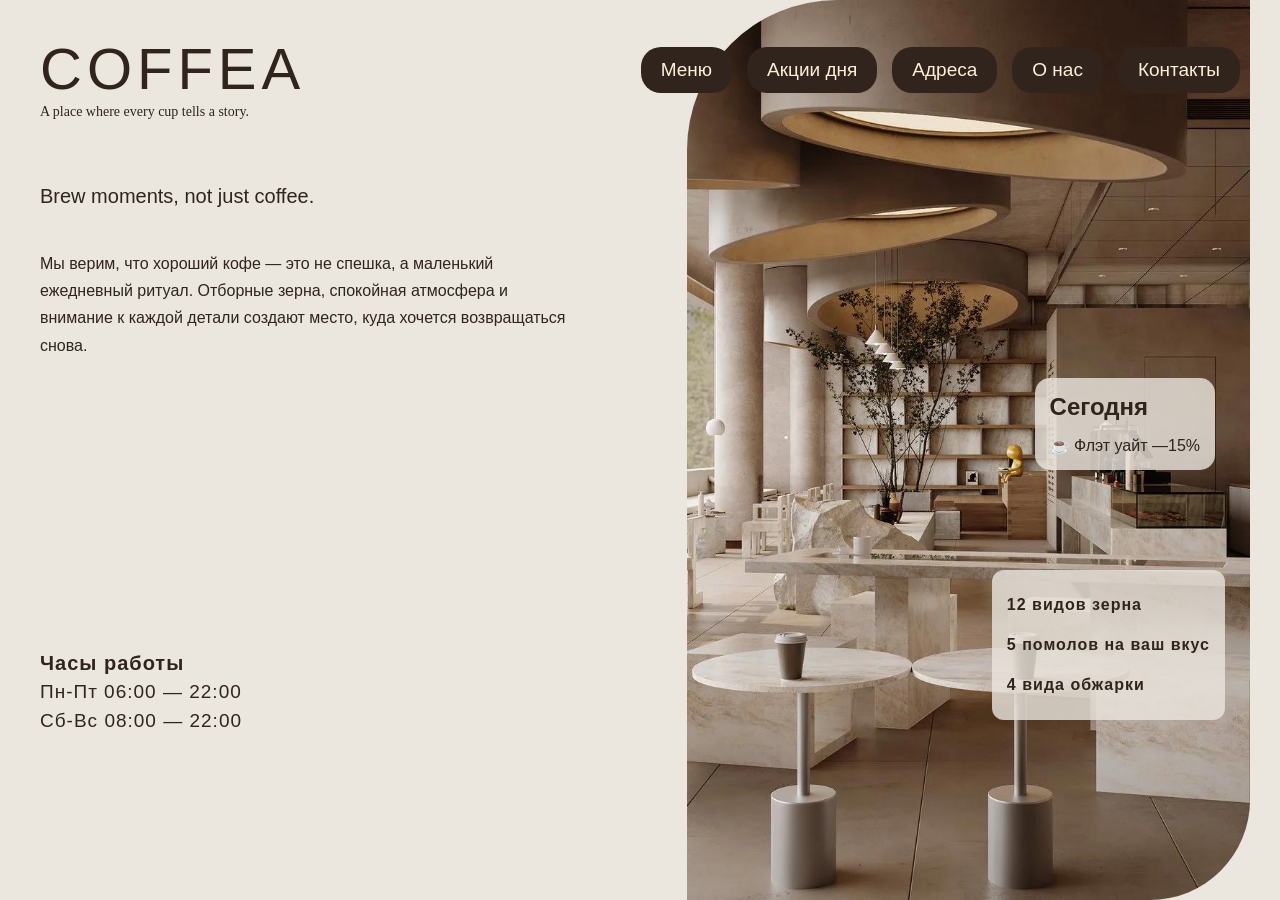
<file: index.html>
<!DOCTYPE html>
<html lang="ru">
<head>
    <meta charset="UTF-8">
    <meta name="viewport" content="width=device-width, initial-scale=1.0">
    <title>COFFEA — A place where every cup tells a story</title>
    <link rel="stylesheet" href="css/style.css">
</head>
<body>

    <main class="hero">

        <header class="header">
            <div class="logo">
                <span>COFFEA</span>
                <p>A place where every cup tells a story.</p>
            </div>

            <nav class="navigation">
                <a href="menu/menu.html">Меню</a>
                <a href="offers/offers.html">Акции дня</a>
                <a href="locations/locations.html">Адреса</a>
                <a href="about/about.html">О нас</a>
                <a href="contacts/contacts.html">Контакты</a>
            </nav>
        </header>

        <section class="content">

            <div class="description">
                <h1>Brew moments, not just coffee.</h1>

                <p>
                    Мы верим, что хороший кофе — это не спешка,
                    а маленький ежедневный ритуал.
                    Отборные зерна, спокойная атмосфера и
                    внимание к каждой детали создают место,
                    куда хочется возвращаться снова.
                </p>
            </div>

            <div class="opening-hours">
                <h2>Часы работы</h2>
                <p>Пн-Пт 06:00 — 22:00</p>
                <p>Сб-Вс 08:00 — 22:00</p>
            </div>

        </section>

        <section class="visual">
            <img src="images/cafe.jpeg" alt="Интерьер кофейни COFFEA">

            <div class="daily-offer">
                <h2>Сегодня</h2>
                <p>☕ Флэт уайт —15%</p>
            </div>

            <div class="coffee-info">
                <p>12 видов зерна</p>
                <p>5 помолов на ваш вкус</p>
                <p>4 вида обжарки</p>
            </div>
        </section>

    </main>

</body>
</html>
</file>
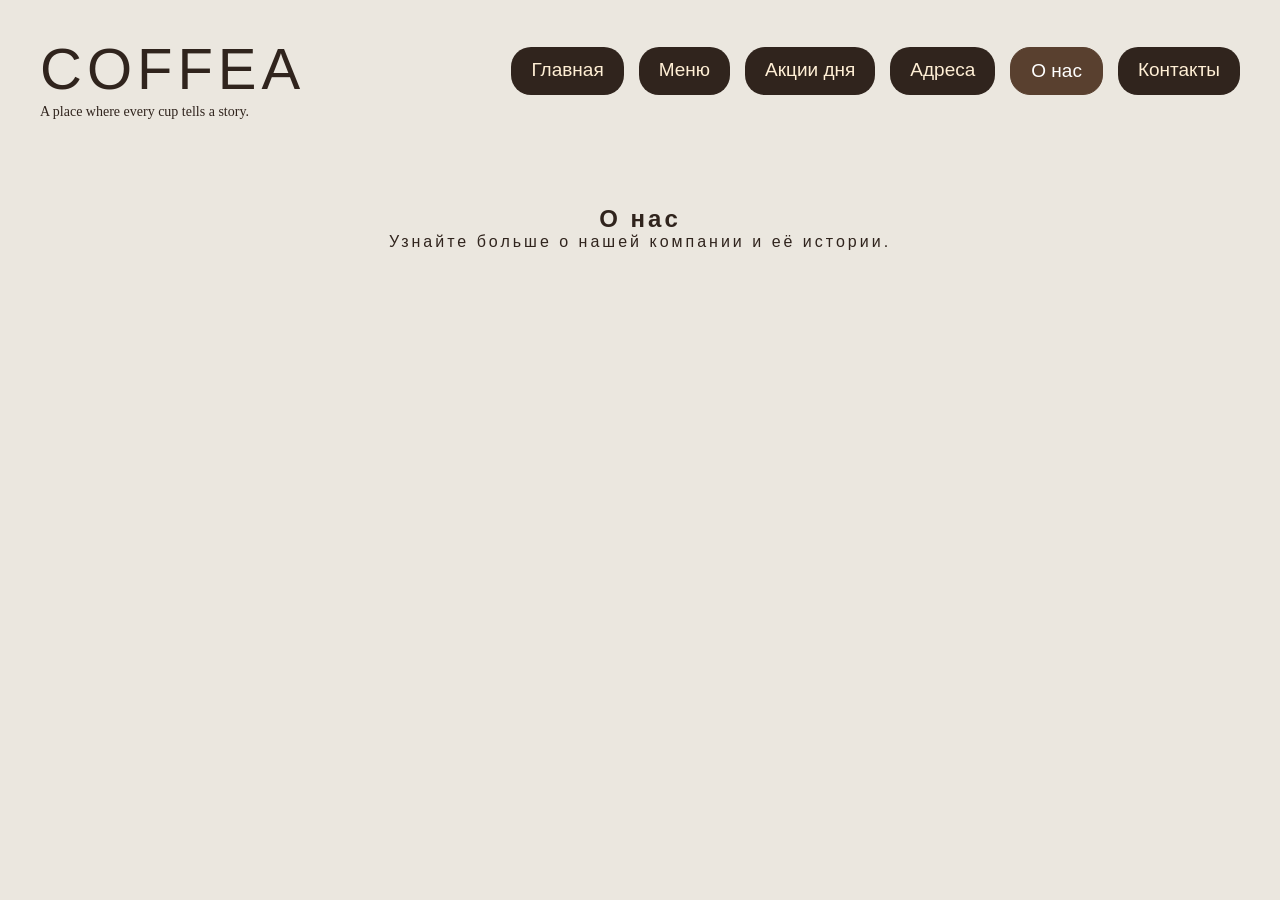
<file: about/about.html>
<!DOCTYPE html>
<html lang="ru">
<head>
    <meta charset="UTF-8">
    <meta name="viewport" content="width=device-width, initial-scale=1.0">
    <title>Адреса — COFFEA</title>
    <link rel="stylesheet" href="about-style.css">
</head>
<body>  
    
    <main class="locations">

        <header class="header">
            <div class="logo">
                <span>COFFEA</span>
                <p>A place where every cup tells a story.</p>
            </div>

            <nav class="navigation">
                <a href="../index.html">Главная</a>
                <a href="../menu/menu.html">Меню</a>
                <a href="../offers/offers.html">Акции дня</a>
                <a href="../locations/locations.html">Адреса</a>
                <a href="about.html" class="active">О нас</a>
                <a href="../contacts/contacts.html">Контакты</a>
            </nav>
        </header>

        <section class="about-content">
            <h1>О нас</h1>
            <p>Узнайте больше о нашей компании и её истории.</p>
        </section>

    </main>
</body>
</file>
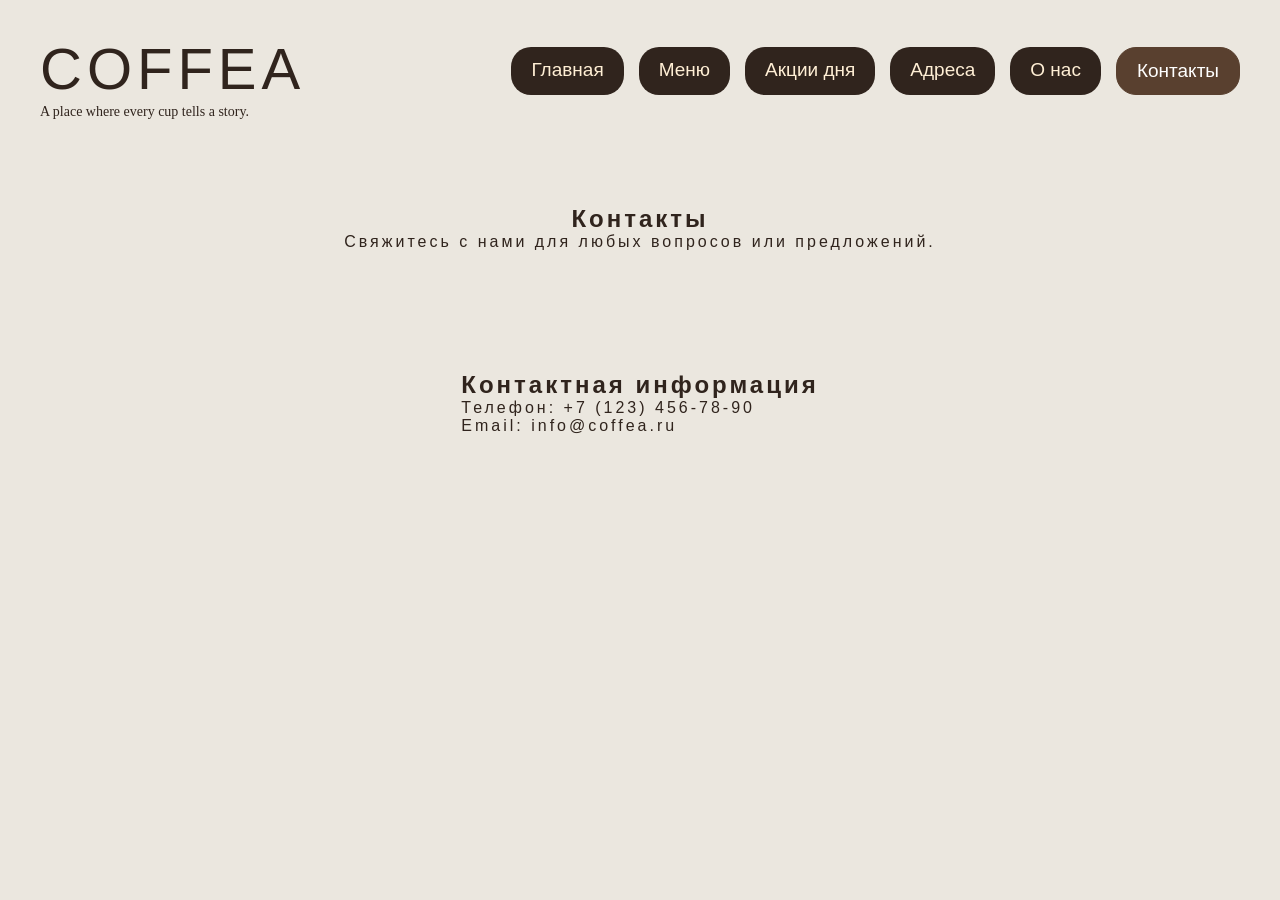
<file: contacts/contacts.html>
<!DOCTYPE html>
<html lang="ru">
<head>
    <meta charset="UTF-8">
    <meta name="viewport" content="width=device-width, initial-scale=1.0">
    <title>Адреса — COFFEA</title>
    <link rel="stylesheet" href="contacts-style.css">
</head>
    <body>
            <main class="contacts">
                <header class="header">
                    <div class="logo">
                        <span>COFFEA</span>
                        <p>A place where every cup tells a story.</p>
                    </div>

                    <nav class="navigation">
                        <a href="../index.html">Главная</a>
                        <a href="../menu/menu.html">Меню</a>
                        <a href="../offers/offers.html">Акции дня</a>
                        <a href="../locations/locations.html">Адреса</a>
                        <a href="../about/about.html">О нас</a>
                        <a href="contacts.html" class="active">Контакты</a>
                    </nav>
                </header>
                <section class="contacts-content">
                    <h1>Контакты</h1>
                    <p>Свяжитесь с нами для любых вопросов или предложений.</p>
                </section>
            </main>
    </body>
</html> 
            <div class="contact-info">
                <h2>Контактная информация</h2>
                <p>Телефон: +7 (123) 456-78-90</p>
                <p>Email: info@coffea.ru</p>
            </div>
</file>
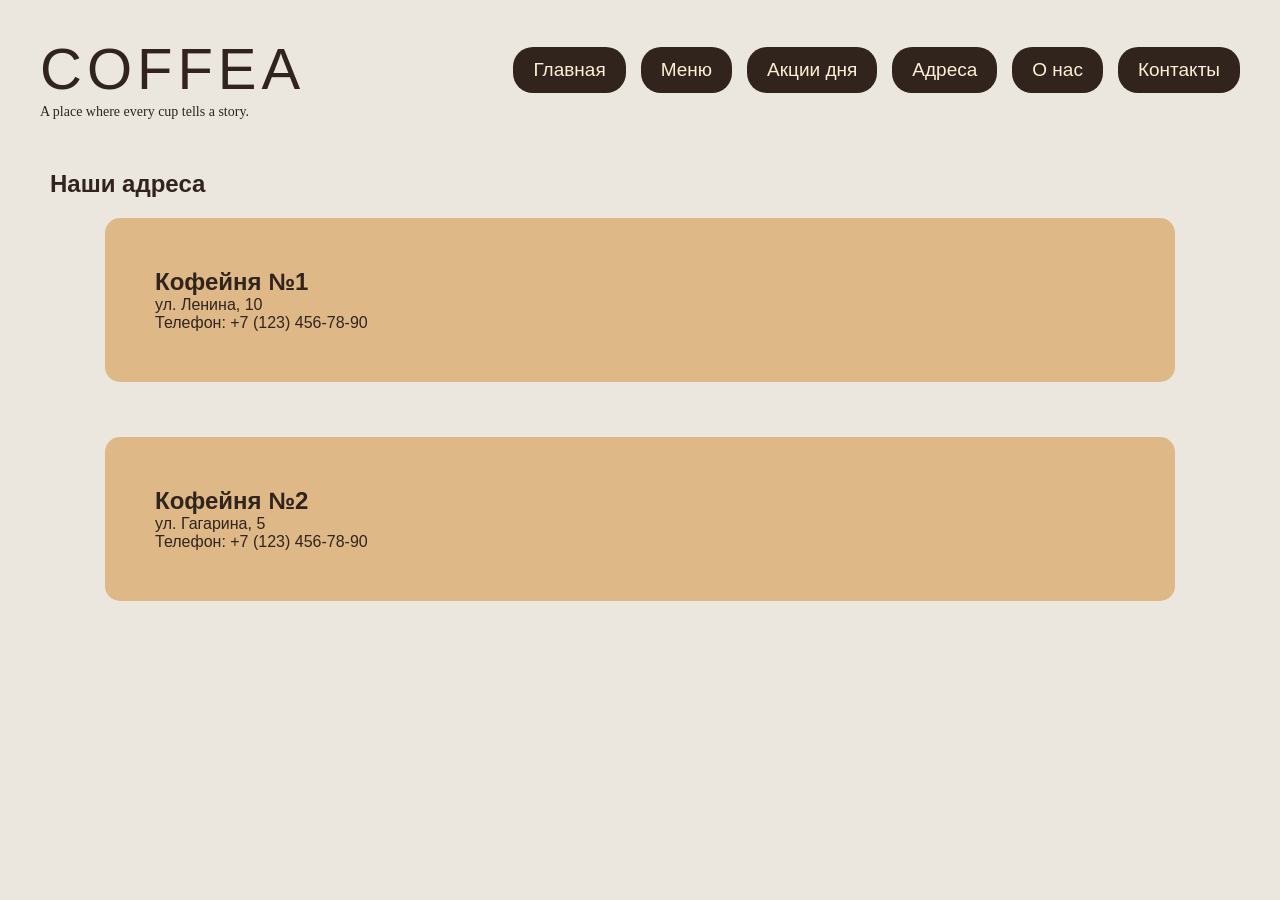
<file: locations/locations.html>
<!DOCTYPE html>
<html lang="ru">
<head>
    <meta charset="UTF-8">
    <meta name="viewport" content="width=device-width, initial-scale=1.0">
    <title>Адреса — COFFEA</title>
    <link rel="stylesheet" href="locations.css">
</head>
<body>

    <main class="locations">

        <header class="header">
            <div class="logo">
                <span>COFFEA</span>
                <p>A place where every cup tells a story.</p>
            </div>

            <nav class="navigation">
                <a href="../index.html">Главная</a>
                <a href="../menu/menu.html">Меню</a>
                <a href="../offers/offers.html">Акции дня</a>
                <a href="locations.html" class="active">Адреса</a>
                <a href="../about/about.html">О нас</a>
                <a href="../contacts/contacts.html">Контакты</a>
            </nav>
        </header>

        <section class="content">

            <h1>Наши адреса</h1>

            <div class="location">
                <h2>Кофейня №1</h2>
                <p>ул. Ленина, 10</p>
                <p>Телефон: +7 (123) 456-78-90</p>
            </div>

            <div class="location2">
                <h2>Кофейня №2</h2>
                <p>ул. Гагарина, 5</p>
                <p>Телефон: +7 (123) 456-78-90</p>
            </div>

        </section>

    </main>

</body>
</html>
</file>
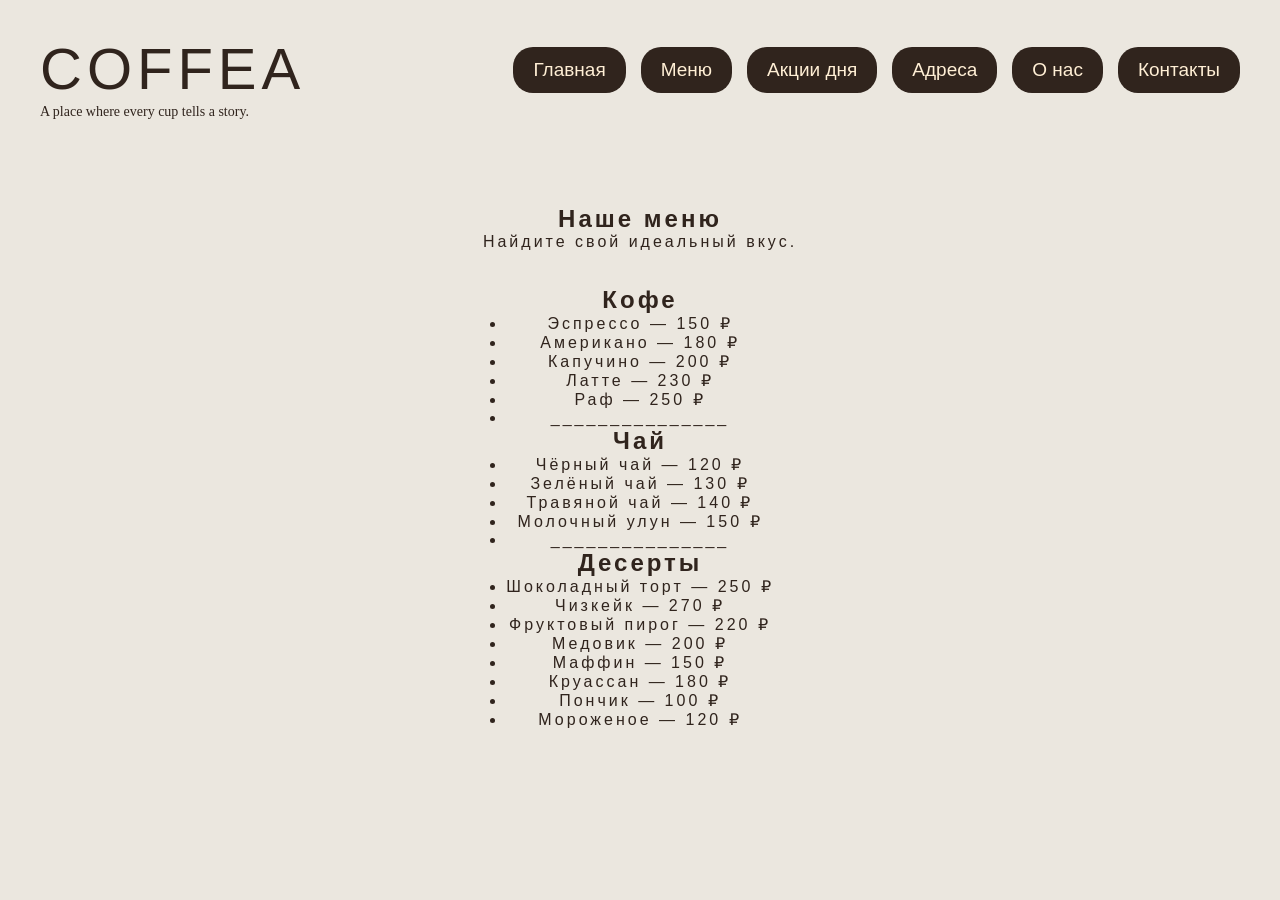
<file: menu/menu.html>
<!DOCTYPE html>
<html lang="ru">
<head>
    <meta charset="UTF-8">
    <meta name="viewport" content="width=device-width, initial-scale=1.0">
    <title>Меню — COFFEA</title>
    <link rel="stylesheet" href="menu-style.css">
</head>
<body>

    <main class="menu-page">

        <header class="header">
            <div class="logo">
                <span>COFFEA</span>
                <p>A place where every cup tells a story.</p>
            </div>

            <nav class="navigation">
                <a href="../index.html">Главная</a>
                <a href="menu.html" class="active">Меню</a>
                <a href="../offers/offers.html">Акции дня</a>
                <a href="../locations/locations.html">Адреса</a>
                <a href="../about/about.html">О нас</a>
                <a href="../contacts/contacts.html">Контакты</a>
            </nav>
        </header>

        <section class="menu-content">
            <h1>Наше меню</h1>
            <p>Найдите свой идеальный вкус.</p>
        </section>
        <section class="menu-items">
            <h2>Кофе</h2>
            <ul>
                <li>Эспрессо — 150 ₽</li>
                <li>Американо — 180 ₽</li>
                <li>Капучино — 200 ₽</li>
                <li>Латте — 230 ₽</li>
                <li>Раф — 250 ₽</li>
                <li>_______________</li>
            </ul>

            <h2>Чай</h2>
            <ul>
                <li>Чёрный чай — 120 ₽</li>
                <li>Зелёный чай — 130 ₽</li>
                <li>Травяной чай — 140 ₽</li>
                <li>Молочный улун — 150 ₽</li>
                <li>_______________</li>
            </ul>

            <h2>Десерты</h2>
            <ul>
                <li>Шоколадный торт — 250 ₽</li>
                <li>Чизкейк — 270 ₽</li>
                <li>Фруктовый пирог — 220 ₽</li>
                <li>Медовик — 200 ₽</li>
                <li>Маффин — 150 ₽</li>
                <li>Круассан — 180 ₽</li>
                <li>Пончик — 100 ₽</li>
                <li>Мороженое — 120 ₽</li>
            </ul>
        </section>
    </main>

</body>
</html>
</file>
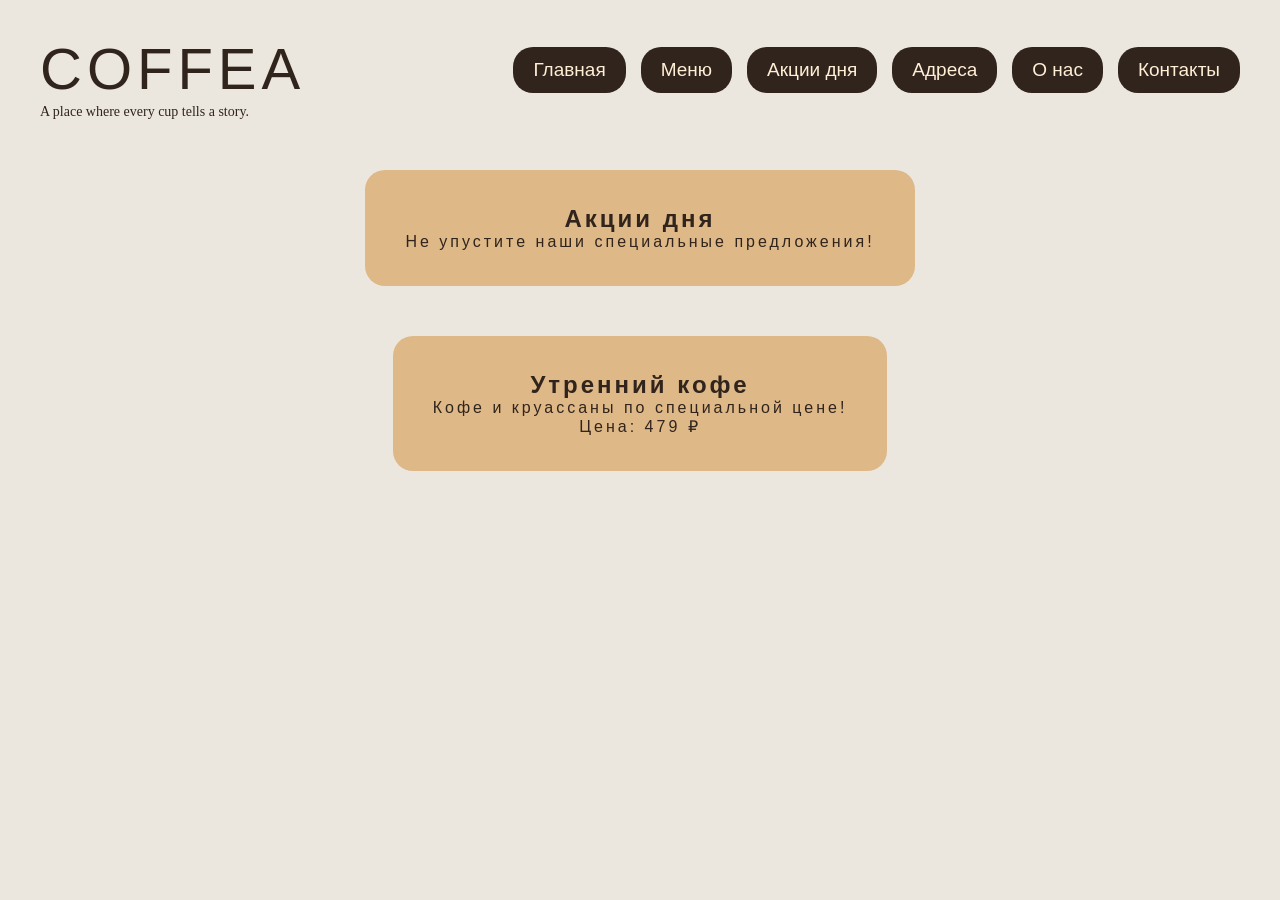
<file: offers/offers.html>
<!DOCTYPE html>
<html lang="ru">
<head>
    <meta charset="UTF-8">
    <meta name="viewport" content="width=device-width, initial-scale=1.0">
    <title>Акции дня — COFFEA</title>
    <link rel="stylesheet" href="offers-style.css">
</head>
<body>

    <main class="offers-page">

        <header class="header">
            <div class="logo">
                <span>COFFEA</span>
                <p>A place where every cup tells a story.</p>
            </div>

            <nav class="navigation">
                <a href="../index.html">Главная</a>
                <a href="../menu/menu.html">Меню</a>
                <a href="offers.html" class="active">Акции дня</a>
                <a href="../locations/locations.html">Адреса</a>
                <a href="../about/about.html">О нас</a>
                <a href="../contacts/contacts.html">Контакты</a>
            </nav>
        </header>

        <section class="offers-content">
            <h1>Акции дня</h1>
            <p>Не упустите наши специальные предложения!</p>
            
        </section>
        <section class="offers-item">
            <h2>Утренний кофе</h2>
            <p>Кофе и круассаны по специальной цене!</p>
            <p>Цена: 479 ₽</p>
        </section>

    </main>

</body>
</html>
</file>
<file: css/style.css>
* {
    margin: 0;
    padding: 0;
    box-sizing: border-box;
}

body {
    background-color: #ebe7df;
    font-family: Arial, sans-serif;
    color: #30241d;
}

.hero {
    height: 100vh;
    min-height: 700px;
    padding: 35px 40px;
    position: relative;
    overflow: hidden;
}

.header {
    display: flex;
    justify-content: space-between;
    align-items: flex-start;
    position: relative;
    z-index: 2;
}

.logo {
    min-width: 300px;
}
.logo span {
    font-size: 58px;
    font-weight: 300;
    letter-spacing: 5px;
}

.logo p {
    font-family: Georgia, serif;
    font-size: 14px;
    margin-top: 2px;
}

.navigation {
    display: flex;
    gap: 15px;
    padding-top: 12px;
    flex-wrap: wrap;
}

.navigation a {
    color: #FFEFD5;
    text-decoration: none;
    padding: 12px 20px;
    border-radius: 20px;
    font-size: 19px;
    transition: 0.3s;
    background-color: #30241d;
}

.content {
    position: absolute;
    left: 40px;
    top: 185px;
    bottom: 165px;
    width: 48%;
    display: flex;
    flex-direction: column;
    justify-content: space-between;
    padding-right: 35px;
}

.description h1 {
    font-size: 20px;
    font-weight: 400;
    margin-bottom: 42px;
}

.description p {
    font-size: 16px;
    line-height: 1.7;
    max-width: 540px;
}

.opening-hours {
    font-size: 19px;
    line-height: 1.5;
    letter-spacing: 1px;
}

.opening-hours h2 {
    font-size: 20px;
}

.visual {
    position: absolute;
    top: 0;
    right: 30px;
    width: 44%;
    height: 100%;
    border-radius: 150px 0 100px 0;
    overflow: hidden;
}

.visual img {
    display: block;
    width: 100%;
    height: 100%;
    object-fit: cover;
    object-position: center;
}

.daily-offer {
    position: absolute;
    right: 35px;
    top: 42%;
    background: rgba(235, 231, 223, 0.8);
    padding: 15px;
    border-radius: 15px;
}

.daily-offer h2 {
    margin-bottom: 15px;
}

.coffee-info {
    position: absolute;
    right: 25px;
    bottom: 20%;
    background: rgba(235, 231, 223, 0.8);
    padding: 15px;
    border-radius: 12px;
    font-weight: bold;
    letter-spacing: 1px;
    line-height: 2.5;
}
.navigation a[href="#menu"] {
    background-color: #59402f;
    padding: 12px 20px;
    color: #ffffff;
    border: 1px solid #59402f;
    border-radius: 28px;
}
.navigation a[href="#offers"] {
    background-color: #59402f;
    padding: 12px 20px;
    color: #ffffff;
    border: 1px solid #59402f;
    border-radius: 28px;
}
.navigation a[href="#locations"] {
    background-color: #59402f;
    padding: 12px 20px;
    color: #ffffff;
    border: 1px solid #59402f;
    border-radius: 28px;
}
.navigation a[href="#about"] {
    background-color: #59402f;
    padding: 12px 20px;
    color: #ffffff;
    border: 1px solid #59402f;
    border-radius: 28px;
}
.navigation a[href="#contacts"] {
    background-color: #59402f;
    padding: 12px 20px;
    color: #ffffff;
    border: 1px solid #59402f;
    border-radius: 28px;
}
.menu-page {
    min-height: 100vh;
    padding: 35px 40px;
    background-color: #ebe7df;
}

.menu-content {
    margin-top: 100px;
    text-align: center;
}

.menu-content h1 {
    font-family: Georgia, serif;
    font-size: 64px;
    font-weight: 400;
    margin-bottom: 20px;
}

.menu-content p {
    font-size: 18px;
}
.navigation a.active {
    background-color: #59402f;
    color: #ffffff;
    border: 1px solid #59402f;
}.menu-page .header {
    margin-top: 0px;
    gap: 30px;
}
.offers-page {
    margin-top: 0px;
    min-height: 100vh;
    padding: 35px 40px;
    color: #30241d;
    background-color: #ebe7df;
}
.offers-item {
    display: flex;
    gap: 75px;
    padding: 50px 50px;
    color: #30241d;
    background-color: #DEB887;
    border-radius: 30px;
}
.about-content {
    display: block;
    padding: 95px 110px;
    margin-top: 140px;
    background-color: #DEB887;
    color: #30241d;
    border-radius: 15px;
}
</file>
<file: about/about-style.css>
*{
    margin: 0px;
    padding: 0px;
    box-sizing: border-box;
}
body{
    background-color: #ebe7df;
    font-family: Arial, sans-serif;
    color: #30241d;
}
.hero {
    height: 100vh;
    min-height: 700px;
    padding: 35px 40px;
    position: relative;
    overflow: hidden;
}

.header {
    display: flex;
    justify-content: space-between;
    align-items: flex-start;
    position: relative;
    z-index: 2;
}

.logo {
    min-width: 300px;
    margin-top: 35px;
    margin-left: 40px;
}
.logo span {
    font-size: 58px;
    font-weight: 300;
    letter-spacing: 5px;
}

.logo p {
    font-family: Georgia, serif;
    font-size: 14px;
    margin-top: 2px;
}

.navigation {
    display: flex;
    gap: 15px;
    padding-top: 12px;
    flex-wrap: wrap;
    margin-right: 40px;
}

.navigation a {
    color: #FFEFD5;
    text-decoration: none;
    padding: 12px 20px;
    border-radius: 20px;
    font-size: 19px;
    transition: 0.3s;
    background-color: #30241d;
    margin-top: 35px;
}
.navigation a.active {
    background-color: #59402f;
    color: #ffffff;
    border: 1px solid #59402f;
}
.about-content {
    padding: 35px 40px;
    border-radius: 20px;
    object-position: center;
    margin-top: 50px;
    letter-spacing: 3px;
    column-height: 10px;
    width: fit-content;
    margin-left: auto;
    margin-right: auto;
    text-align: center;
}
</file>
<file: contacts/contacts-style.css>
*{
    margin: 0px;
    padding: 0px;
    box-sizing: border-box;
}
body{
    background-color: #ebe7df;
    font-family: Arial, sans-serif;
    color: #30241d;
}
.hero {
    height: 100vh;
    min-height: 700px;
    padding: 35px 40px;
    position: relative;
    overflow: hidden;
}

.header {
    display: flex;
    justify-content: space-between;
    align-items: flex-start;
    position: relative;
    z-index: 2;
}

.logo {
    min-width: 300px;
    margin-top: 35px;
    margin-left: 40px;
}
.logo span {
    font-size: 58px;
    font-weight: 300;
    letter-spacing: 5px;
}

.logo p {
    font-family: Georgia, serif;
    font-size: 14px;
    margin-top: 2px;
}

.navigation {
    display: flex;
    gap: 15px;
    padding-top: 12px;
    flex-wrap: wrap;
    margin-right: 40px;
}

.navigation a {
    color: #FFEFD5;
    text-decoration: none;
    padding: 12px 20px;
    border-radius: 20px;
    font-size: 19px;
    transition: 0.3s;
    background-color: #30241d;
    margin-top: 35px;
}
.navigation a.active {
    background-color: #59402f;
    color: #ffffff;
    border: 1px solid #59402f;
}
.contacts-content, .contact-info {
    padding: 35px 40px;
    border-radius: 20px;
    object-position: center;
    margin-top: 50px;
    letter-spacing: 3px;
    column-height: 10px;
    width: fit-content;
    margin-left: auto;
    margin-right: auto;
    text-align: center;
}
.contact-info {
    text-align: left;
}
</file>
<file: locations/locations.css>
*{
    margin: 0px;
    padding: 0px;
    box-sizing: border-box;
}
body{
    background-color: #ebe7df;
    font-family: Arial, sans-serif;
    color: #30241d;
}
.hero {
    height: 100vh;
    min-height: 700px;
    padding: 35px 40px;
    position: relative;
    overflow: hidden;
}

.header {
    display: flex;
    justify-content: space-between;
    align-items: flex-start;
    position: relative;
    z-index: 2;
}

.logo {
    min-width: 300px;
    margin-top: 35px;
    margin-left: 40px;
}
.logo span {
    font-size: 58px;
    font-weight: 300;
    letter-spacing: 5px;
}

.logo p {
    font-family: Georgia, serif;
    font-size: 14px;
    margin-top: 2px;
}

.navigation {
    display: flex;
    gap: 15px;
    padding-top: 12px;
    flex-wrap: wrap;
    margin-right: 40px;
}

.navigation a {
    color: #FFEFD5;
    text-decoration: none;
    padding: 12px 20px;
    border-radius: 20px;
    font-size: 19px;
    transition: 0.3s;
    background-color: #30241d;
    margin-top: 35px;
}

.location, .location2 {
object-position: center;
background-color: #DEB887;
border-radius: 15px;
margin: 55px;
padding: 50px 50px;
transition: 0.3s;
margin-top: 20px;
}
.content {
    margin: 50px;
    object-position: center;
 }
</file>
<file: menu/menu-style.css>
*{
    margin: 0px;
    padding: 0px;
    box-sizing: border-box;
}
body{
    background-color: #ebe7df;
    font-family: Arial, sans-serif;
    color: #30241d;
}
.hero {
    height: 100vh;
    min-height: 700px;
    padding: 35px 40px;
    position: relative;
    overflow: hidden;
}

.header {
    display: flex;
    justify-content: space-between;
    align-items: flex-start;
    position: relative;
    z-index: 2;
}

.logo {
    min-width: 300px;
    margin-top: 35px;
    margin-left: 40px;
}
.logo span {
    font-size: 58px;
    font-weight: 300;
    letter-spacing: 5px;
}

.logo p {
    font-family: Georgia, serif;
    font-size: 14px;
    margin-top: 2px;
}

.navigation {
    display: flex;
    gap: 15px;
    padding-top: 12px;
    flex-wrap: wrap;
    margin-right: 40px;
}

.navigation a {
    color: #FFEFD5;
    text-decoration: none;
    padding: 12px 20px;
    border-radius: 20px;
    font-size: 19px;
    transition: 0.3s;
    background-color: #30241d;
    margin-top: 35px;
}
.menu-content {
    padding: 35px 40px;
    color: #30241d;
    background-color: #ebe7df;
    margin-top: 50px;
}
.menu-content, .menu-items {
    letter-spacing: 3px;
    column-height: 3px;
    width: fit-content;
    margin-left: auto;
    margin-right: auto;
    text-align: center;
}
</file>
<file: offers/offers-style.css>
*{
    margin: 0px;
    padding: 0px;
    box-sizing: border-box;
}
body{
    background-color: #ebe7df;
    font-family: Arial, sans-serif;
    color: #30241d;
}
.hero {
    height: 100vh;
    min-height: 700px;
    padding: 35px 40px;
    position: relative;
    overflow: hidden;
}

.header {
    display: flex;
    justify-content: space-between;
    align-items: flex-start;
    position: relative;
    z-index: 2;
}

.logo {
    min-width: 300px;
    margin-top: 35px;
    margin-left: 40px;
}
.logo span {
    font-size: 58px;
    font-weight: 300;
    letter-spacing: 5px;
}

.logo p {
    font-family: Georgia, serif;
    font-size: 14px;
    margin-top: 2px;
}

.navigation {
    display: flex;
    gap: 15px;
    padding-top: 12px;
    flex-wrap: wrap;
    margin-right: 40px;
}

.navigation a {
    color: #FFEFD5;
    text-decoration: none;
    padding: 12px 20px;
    border-radius: 20px;
    font-size: 19px;
    transition: 0.3s;
    background-color: #30241d;
    margin-top: 35px;
}
.offers-content, .offers-item {
    padding: 35px 40px;
    border-radius: 20px;
    object-position: center;
    margin-top: 50px;
    background-color: #DEB887;
    letter-spacing: 3px;
    column-height: 3px;
    width: fit-content;
    margin-left: auto;
    margin-right: auto;
    text-align: center;
}
</file>
